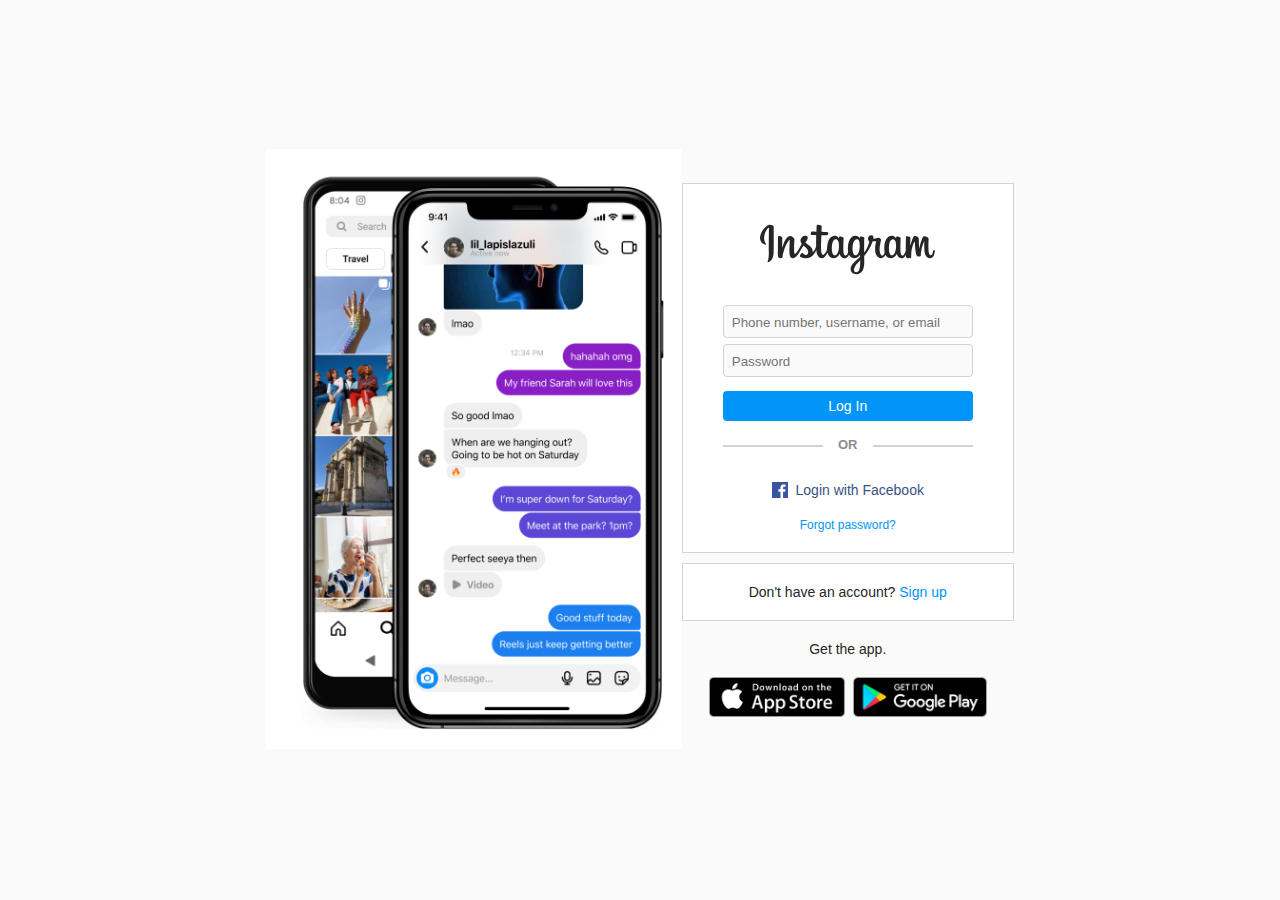
<file: index.html>
<!DOCTYPE html>
<html lang="pt-br">
<head>
  <meta charset="UTF-8">
  <meta name="viewport" content="width=device-width, initial-scale=1.0">
  <link rel="stylesheet" href="assets/css/main.css">
  <title>Instagram</title>
  <link rel="shortcut icon" href="mainPage/assets/logo.png" type="image/x-icon">
  <script src="index.js"></script>
</head>
<body>
  <main class="l-main">
      <div class="l-main__img">
        <img src="assets/img/mainPhoto.png" alt="Smartphones" class = "mainPhoto">
      </div>
      <div class="l-user">
        <div class="c-panel group">
          <img class="c-panel__img" src="assets/img/instagram.svg" alt="Instagram">
          <div class="c-panel__form">
            <input type="text" class="c-panel__input" placeholder="Phone number, username, or email" id="username">
            <input type="password" class="c-panel__input" placeholder="Password" id="password">
            <a href="#" class="c-btn" onclick = "login()">Log In</a>
            <span class="c-panel__span">OR</span>
          </div>
          <a href="#" class="c-panel__facebook">Login with Facebook</a>
          <a href="#" class="c-panel__forgot">Forgot password?</a>
        </div>
        <div class="c-signup group">
          <p>Don't have an account? <span>Sign up</span></p>
        </div>
        <div class="c-app">
          <p>Get the app.</p>
          <div class="c-app__download">
            <img src="assets/img/apple.png" alt="Apple Store">
            <img src="assets/img/google.png" alt="Google Play">
          </div>
        </div>
      </div>
  </main>
</body>
</html>
</file>
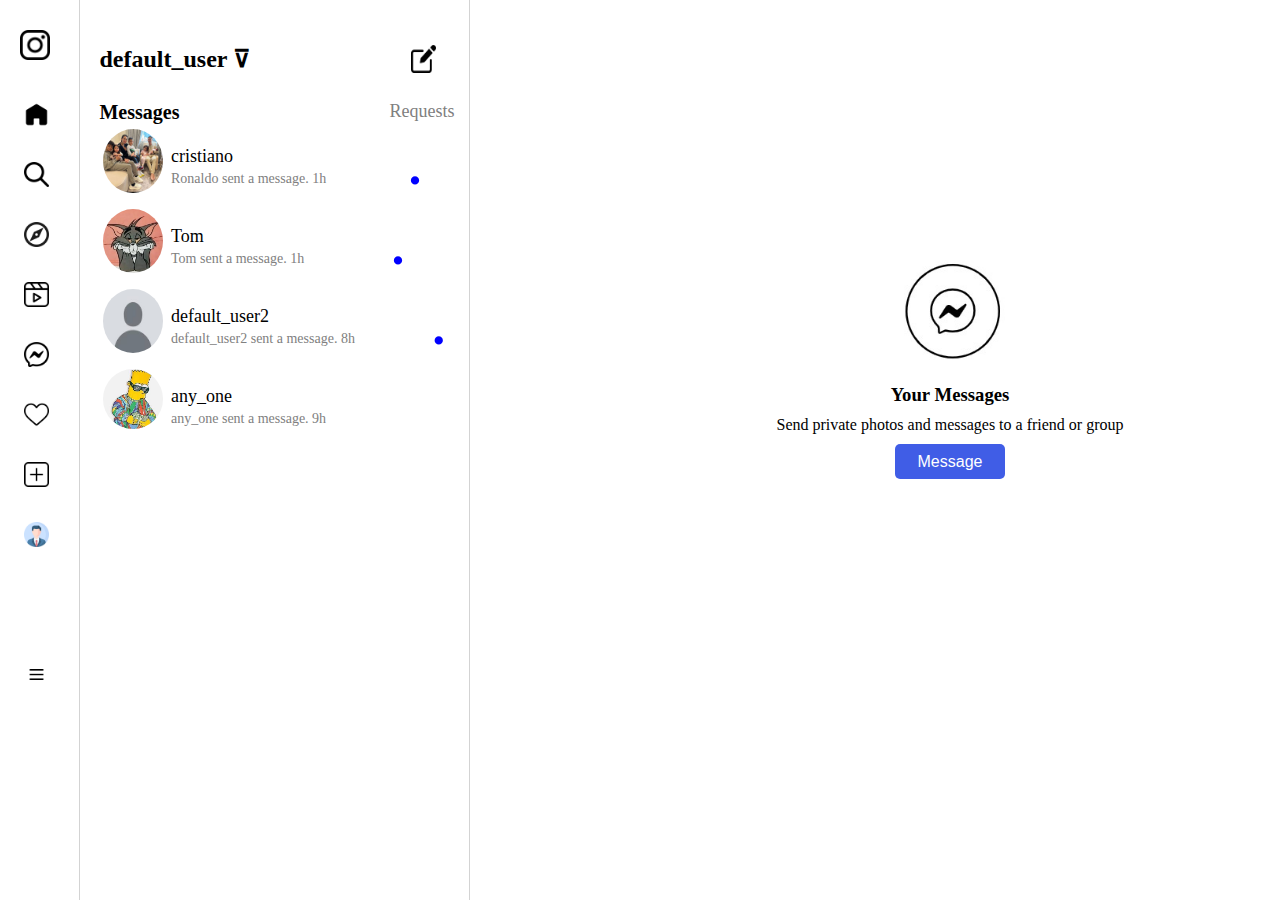
<file: mainPage/Inbox.html>
<!DOCTYPE html>
<html lang="en">

<head>
    <meta charset="UTF-8">
    <meta name="viewport" content="width=device-width, initial-scale=1.0">
    <title>Inbox | Instagram</title>
    <link rel="stylesheet" href="Inbox.css">
    <link rel="shortcut icon" href="assets\logo.png" type="image/x-icon">
</head>

<body>
    <div class="container">
        <div class="left-panel">
            <div class="header">
                <div class="side-nav">
                    <a href="Index.html" class="logo">
                        <img src="assets/Instagram.png" alt="instagram" class="logo-img">
                        <img src="assets/insta-logo.png" class="logo-icon" alt="logo">
                    </a>
                    <ul class="nav-links">
                        <li><a href="Index.html"><img src="assets/homepage.png" class="nav-img" alt="home">

                            </a></li>
                        <li onclick="openSearchBox()"><a href="#"><img src="assets/search.png" class="nav-img"
                                    alt="search">

                            </a></li>
                        <li><a href="Explore.html"><img src="assets/explore.png" class="nav-img" alt="explore">

                            </a></li>
                        <li><a href="#"><img src="assets/video.png" class="nav-img" alt="reels">

                            </a></li>
                        <li><a href="Inbox.html"> <img src="assets/messenger.png" class="nav-img" alt="message">

                            </a></li>
                        <li><a href="#"> <img src="assets/notification.png" class="nav-img" alt="notification">

                            </a></li>
                        <li><a href="#"><img src="assets/create.png" class="nav-img" alt="create">

                            </a></li>
                        <li><a href="Profile.html"><img src="assets/profile.png" class="nav-img" alt="profile">

                            </a></li>

                        <li class="more-option" onclick="toggleDropUpOptions()">
                            <a href="#"><img src="assets/menu.png" class="nav-img" alt="more">

                            </a>
                            <ul class="drop-up-options" id="dropUpOptions">
                                <li><a href="#"><img src="assets/Setting.png" alt="Setting" class="nav-img">
                                        Settings</a></li>
                                <li><a href="#"><img src="assets/activity.png" alt="act" class="nav-img"> Your
                                        Activities</a></li>
                                <li><a href="#"><img src="assets/mark.png" alt="mark" class="nav-img"> Saved</a></li>
                                <li><a href="#"><img src="assets/night-mode.png" alt="night" class="nav-img"> Switch
                                        Apperacence</a></li>
                                <li><a href="#"> ,<img src="assets/warning.png" alt="warning" class="nav-img">Report a
                                        problem</a></li>
                                <hr>
                                <li><a href="#">Switch Account</a></li>
                                <hr>
                                <li><a href="#">Logout</a></li>
                            </ul>
                        </li>
                        <div class="active"></div>
                    </ul>
                </div>
            </div>
            <div class="search" id="find">
                <h1>Search</h1>
                <div class="box">
                    <input type="text" placeholder="search" class="search-input">
                </div>
                <p>Recent</p>
                <div class="output">
                    <p>No Recent</p>
                </div>
            </div>
        </div>
        <div class="right-panel">
            <div class="main">
                <div class="smnav">
                    <a href="Index.html" style="text-decoration: none;"><img src="assets/insta-logo.png"
                            class="smlogo-icon" alt="logo"></a>
                    <input type="text" class="search-input" placeholder="Search">
                    <img src="assets/notification.png" class="smnav-img" alt="notification">
                </div>
                <div class="all-chat">
                    <div class="myaccount">
                        <h2>default_user   ⊽</h2>
                        <img src="assets/edit.png" class="nav-img" alt="edit">
                    </div>
                    <div class="heading">
                        <p class="m">Messages</p>
                        <p class="r">Requests</p>
                    </div>
                    <div class="scrollable">
                        <div class="persons">
                            <img src="assets/cristiano.jpeg" class="myprofile-img" alt="profileimg">
                            <p style=" margin-top: 25px; font-size: large; cursor: pointer;">
                                 cristiano<br><span
                                    style="color:gray; font-size: 14px; margin-top: 5px;">Ronaldo sent a
                                    message. 1h</span></p>
                            <span style="color: blue; margin-left: 80px;  font-size: 70px;">.</span>
                        </div>
                        <div class="persons">
                            <img src="assets/p5.jfif" class="myprofile-img" alt="profileimg">
                            <p style=" margin-top: 25px; font-size: large; cursor: pointer;">
                                Tom<br><span
                                    style="color:gray; font-size: 14px; margin-top: 5px;">Tom sent a
                                    message. 1h</span></p>
                            <span style="color: blue; margin-left: 85px;  font-size: 70px;">.</span>
                        </div>
                        <div class="persons">
                            <img src="assets/default.jpeg" class="myprofile-img" alt="profileimg">
                            <p style=" margin-top: 25px; font-size: large; cursor: pointer;">
                                 default_user2<br><span
                                    style="color:gray; font-size: 14px; margin-top: 5px;">default_user2 sent a
                                    message. 8h</span></p>
                            <span style="color: blue; margin-left: 75px;  font-size: 70px;">.</span>
                        </div>
                        
                        <div class="persons">
                            <img src="assets/p2.jfif" class="myprofile-img" alt="profileimg">
                            <p style=" margin-top: 25px; font-size: large; cursor: pointer;">
                                 any_one<br><span
                                    style="color:gray; font-size: 14px; margin-top: 5px;">any_one sent a
                                    message. 9h</span></p>

                        </div>
                        
                    

                    </div>
                </div>
                <div class="fixed">
                    <a href="Index.html" style="text-decoration: none;"> <img src="assets/homepage.png"
                            class="bottombar-img" alt="home"></a>
                    <a href="Explore.html" style="text-decoration: none;"> <img src="assets/explore.png"
                            class="bottombar-img" alt="home"></a>
                    <a href="Index.html" style="text-decoration: none;"> <img src="assets/video.png"
                            class="bottombar-img" alt="home"></a>
                    <a href="Index.html" style="text-decoration: none;"> <img src="assets/create.png"
                            class="bottombar-img" alt="home"></a>
                    <a href="Inbox.html" style="text-decoration: none;"> <img src="assets/messenger.png"
                            class="bottombar-img" alt="home"></a>
                    <a href="Profile.html" style="text-decoration: none;"> <img src="assets/profile.png"
                            class="bottombar-imga" alt="home"></a>
                </div>
                <div class="chatbox">
                    <div class="msgnow">
                        <img src="assets/messenger.jpg" alt="messenger">
                        <h3>Your Messages</h3>
                        <p>Send private photos and messages to a friend or group</p>
                        <button>Message</button>
                    </div>
                    
                </div>
            </div>

        </div>
    </div>





    <script>
        var dropUpVisible = false;

        function toggleDropUpOptions() {
            var dropUpOptions = document.getElementById("dropUpOptions");
            dropUpVisible = !dropUpVisible; // Toggle the drop-up visibility state
            if (dropUpVisible) {
                dropUpOptions.classList.add("show-drop-up");
            } else {
                dropUpOptions.classList.remove("show-drop-up");
            }
        }
        var Searchbox = false;
        function openSearchBox() {
            var upsearchbox = document.getElementById("find");
            Searchbox = !Searchbox;
            if (Searchbox) {
                upsearchbox.classList.add("show-search");

            }
            else {
                upsearchbox.classList.remove("show-search");

            }
        }

    </script>

</body>

</html>
</file>
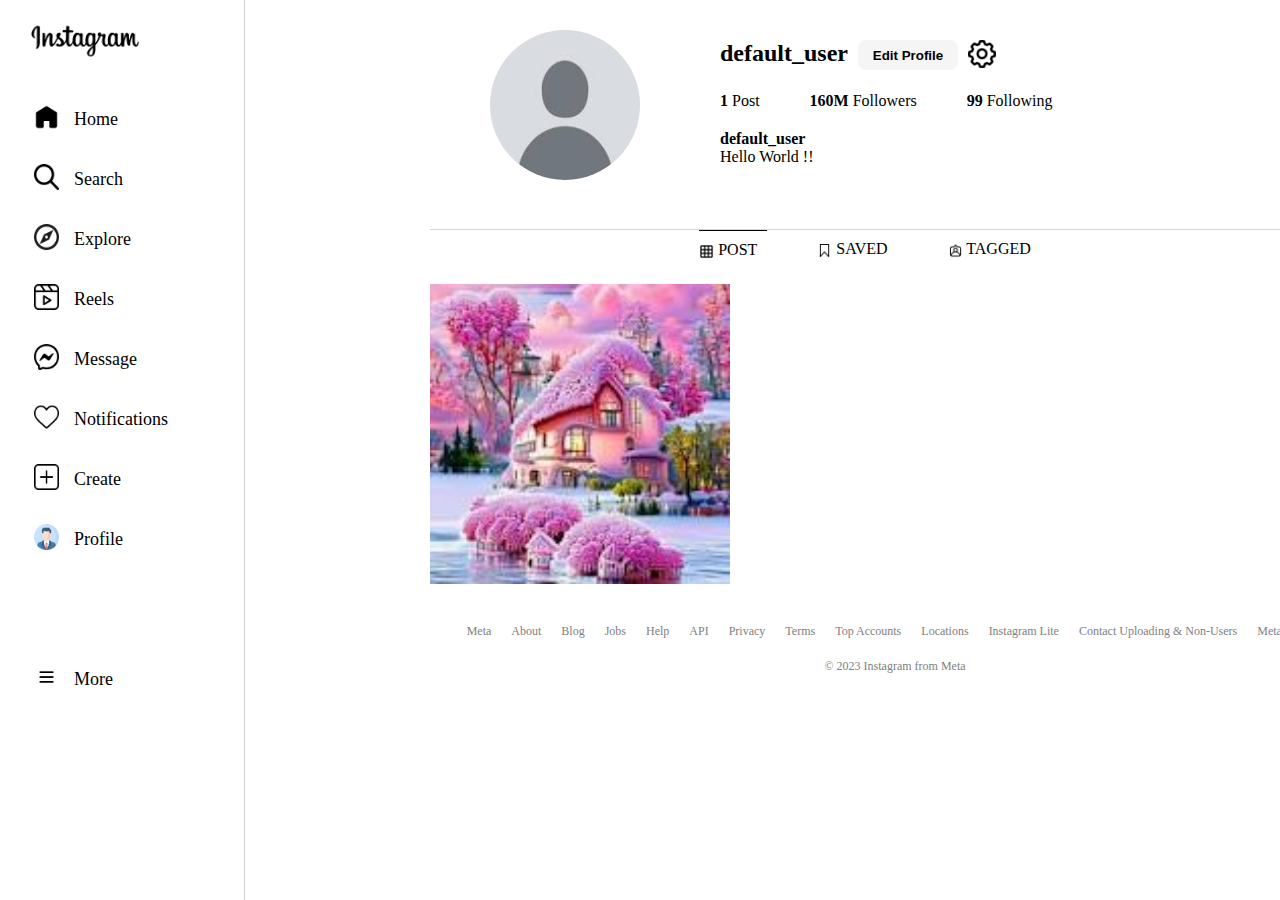
<file: mainPage/Profile.html>
<!DOCTYPE html>
<html lang="en">

<head>
    <meta charset="UTF-8">
    <meta http-equiv="X-UA-Compatible" content="IE=edge">
    <meta name="viewport" content="width=device-width, initial-scale=1.0">
    <title>Profile | Instagram</title>
    <link rel="stylesheet" href="Profile.css">
    <link rel="shortcut icon" href="assets\logo.png" type="image/x-icon">
  
</head>

<body>
    <div class="container">
        <div class="left-panel">
            <div class="header">
                <div class="side-nav">
                    <a href="#" class="logo">
                        <img src="assets/Instagram.png" alt="instagram" class="logo-img">
                        <img src="assets/insta-logo.png" class="logo-icon" alt="logo">
                    </a>
                    <ul class="nav-links">
                        <li ><a href="Index.html"><img src="assets/homepage.png" class="nav-img"
                                    alt="home">
                                <p>Home</p>
                            </a></li>
                        <li onclick="openSearchBox()"><a href="#"><img src="assets/search.png" class="nav-img" alt="search">
                                <p>Search</p>
                            </a></li>
                        <li><a href="Explore.html"><img src="assets/explore.png" class="nav-img" alt="explore">
                                <p>Explore</p>
                            </a></li>
                        <li><a href="#"><img src="assets/video.png" class="nav-img" alt="reels">
                                <p> Reels</p>
                            </a></li>
                        <li><a href="Inbox.html"> <img src="assets/messenger.png" class="nav-img" alt="message">
                                <p>Message</p>
                            </a></li>
                        <li><a href="#"> <img src="assets/notification.png" class="nav-img" alt="notification">
                                <p>Notifications</p>
                            </a></li>
                        <li><a href="#"><img src="assets/create.png" class="nav-img" alt="create">
                                <p>Create</p>
                            </a></li>
                        <li><a href="Profile.html"><img src="assets/profile.png" class="nav-img" alt="profile">
                                <p>Profile</p>
                            </a></li>

                        <li class="more-option" onclick="toggleDropUpOptions()">
                            <a href="#"><img src="assets/menu.png" class="nav-img" alt="more">
                                <p>More</p>
                            </a>
                            <ul class="drop-up-options" id="dropUpOptions">
                                <li><a href="#"><img src="assets/Setting.png" alt="Setting" class="nav-img">
                                        Settings</a></li>
                                <li><a href="#"><img src="assets/activity.png" alt="act" class="nav-img"> Your
                                        Activities</a></li>
                                <li><a href="#"><img src="assets/mark.png" alt="mark" class="nav-img"> Saved</a></li>
                                <li><a href="#"><img src="assets/night-mode.png" alt="night" class="nav-img"> Switch
                                        Apperacence</a></li>
                                <li><a href="#"> ,<img src="assets/warning.png" alt="warning" class="nav-img">Report a
                                        problem</a></li>
                                <hr>
                                <li><a href="#">Switch Account</a></li>
                                <hr>
                                <li><a href="#">Logout</a></li>
                            </ul>
                        </li>
                        <div class="active"></div>

                    </ul>

                </div>
            </div>
            <div class="search" id="find">
                <h1>Search</h1>
                <div class="box">
                    <input type="text" placeholder="search" class="search-input">
                </div>
                <p>Recent</p>
                <div class="output">
                    <p>No Recent</p>
                </div>
            </div>
        </div>
        <div class="right-panel">
            <div class="main">
                <div class="myprofile">
                    <img src="assets/default.jpeg" class="profile-img" alt="profile" style="border-radius: 150px;">
                    <div class="all">
                        <div class="idnamesection">
                            <h2>default_user</h2><button class="editbtn">Edit Profile</button><img
                                src="assets/Setting.png" alt="settings" class="settingsicon">
                            
                        </div>
                        <div class="followsection">
                            <ul>
                                <li><b>1</b> Post</li>
                                <li><b>160M</b> Followers</li>
                                <li><b>99</b> Following</li>
                            </ul>
                        </div>
                        <div class="nameandbio">
                            <h4>default_user</h4>
                            <p>Hello World !!</p>
                        </div>
                    </div>

                </div>
                <div class="postnav">
                    <ul>
                        <li><p> <img src="assets/feed.png" class="postnav_img" alt="post"> POST</p></li>
                        <li><p> <img src="assets/mark.png" class="postnav_img" alt="post"> SAVED</p></li>
                        <li><p> <img src="assets/tag.png" class="postnav_img" alt="post"> TAGGED</p></li>
                    </ul>
                </div>
                <div class="posts">
                    <div class="grid-container">
                        <div class="grid-item">
                            <div class="img_container">
                                <img src="assets/upload.jpeg" class="mypost_img" alt="post">
                                <div class="after">
                                      <div class="likes">
                                        <p> <img src="assets/chat1.png" class="like-img" alt="chat"> <span class="liketext"><b>3</b></span></p>
                                        <p> <img src="assets/heart1.png" class="like-img" alt="like"> <span class="liketext"><b>10</b></span></p>
                                    
                                      </div>
                                </div>
                            </div>
                           
                        </div>
                        <div class="grid-item"></div> 
                        <div class="grid-item"></div> 
                      </div>
                </div>
                <div class="footer">
                    <ul>
                        <li> Meta</li>
                        <li> About</li>
                        <li> Blog</li>
                        <li> Jobs</li>
                        <li> Help</li>
                        <li> API</li>
                        <li> Privacy</li>
                        <li> Terms</li>
                        <li> Top Accounts</li>
                        <li> Locations</li>
                        <li> Instagram Lite</li>
                        <li> Contact Uploading & Non-Users</li>
                        <li>  Meta Verified</li>
                    </ul>
                    <p>© 2023 Instagram from Meta</p>
                </div>
            </div>
        </div>
    </div>
    <script>
        var dropUpVisible = false;

        function toggleDropUpOptions() {
            var dropUpOptions = document.getElementById("dropUpOptions");
            dropUpVisible = !dropUpVisible; // Toggle the drop-up visibility state
            if (dropUpVisible) {
                dropUpOptions.classList.add("show-drop-up");
            } else {
                dropUpOptions.classList.remove("show-drop-up");
            }
        }
        var Searchbox = false;
        function openSearchBox() {
            var upsearchbox = document.getElementById("find");
            Searchbox = !Searchbox;
            if (Searchbox) {
                upsearchbox.classList.add("show-search");

            }
            else {
                upsearchbox.classList.remove("show-search");

            }
        }

    </script>
</body>

</html>
</file>
<file: assets/css/main.css>
*{padding:0;margin:0;box-sizing:border-box;font-family:sans-serif}a{text-decoration:none}img{max-width:100%;height:auto}html{font-size:14px}body{background-color:#fafafa;color:#262626}.l-main{width:100vw;height:100vh;display:flex;justify-content:center;align-items:center;overflow:hidden}@media (max-width: 449px){.l-main{display:block}}@media (max-width: 874px){.l-main .l-main__img{display:none}}.l-user{display:flex;flex-direction:column}.group{background:#fff;border:1px solid lightgrey}@media (max-width: 449px){.group{background:inherit;border:none}}.c-panel{display:flex;flex-direction:column;align-items:center;justify-content:center;padding:40px 40px 0}.c-panel .c-panel__img{height:51px;width:175px;margin-bottom:30px}.c-panel .c-panel__form{display:flex;flex-direction:column;text-align:center;width:250px}.c-panel .c-panel__form .c-btn{margin-top:14px}.c-panel .c-panel__form .c-panel__input{color:#262626;background:#fafafa;border:1px solid lightgray;padding:9px 0 7px 8px;border-radius:4px;outline:none}.c-panel .c-panel__form .c-panel__input:nth-child(1){margin-bottom:6px}.c-panel .c-panel__form .c-panel__span{font-size:13px;font-weight:600;color:#8e8e8e;margin:16px 0 30px 0;position:relative}.c-panel .c-panel__form .c-panel__span::after{content:'';position:absolute;display:inline-block;vertical-align:middle;background:lightgray;width:40%;height:1.5px;top:8px;right:0}.c-panel .c-panel__form .c-panel__span::before{content:'';position:absolute;display:inline-block;vertical-align:middle;background:lightgray;width:40%;height:1.5px;top:8px;left:0px}.c-panel .c-panel__facebook{color:#385185;display:flex}.c-panel .c-panel__facebook::before{content:'';display:inline-block;width:16px;height:16px;background:url(../img/facebook.svg);margin-right:8px}.c-panel .c-panel__forgot{margin:20px 0 20px;font-size:12px;color:#0095f6}.c-btn{color:#fff;font-weight:500;background:#0095f6;border-radius:4px;font-size:14px;line-height:18px;padding:6px 0}.c-app p{text-align:center;margin:20px 0}.c-app .c-app__download{display:flex;justify-content:center;cursor:pointer}.c-app .c-app__download img{max-width:140px;max-height:40px}.c-app .c-app__download img:nth-child(2){margin-left:8px}.c-signup{display:flex;justify-content:center;align-items:center;padding:20px;margin-top:10px}.c-signup span{color:#0095f6;cursor:pointer}

.mainPhoto {
    height: 600px;
}
</file>
<file: mainPage/Inbox.css>
* {
    margin: 0;
    padding: 0;
    box-sizing: border-box;
}

.container {
    display: flex;
    flex-wrap: wrap;
    height: 100vh;
}

.left-panel {
    width: 100%;
    max-width: 80px;
}

.right-panel {
    width: 100%;
    max-width: calc(100% - 80px);
}

.side-nav {
    width: 80px;
    height: 100%;
    background: white;
    position: fixed;
    top: 0;
    left: 0;
    padding: 10px 10px;
    border-right: 1px solid lightgray;
}

.logo-icon {
    width: 30px;
    margin-left: 10px;
    margin-bottom: 20px;
    margin-top: 20px;
}

.nav-links {
    list-style: none;
    position: relative;

}

.nav-links li {
    padding: 3px 0;
    font-size: large;
    width: 100%;
    height: 60px;
    transition: background-color 0.5s ease;
}

.nav-links li a {
    color: black;
    text-decoration: none;
    padding: 15px 14px;
    display: flex;
}

.nav-img {
    width: 25px;
    margin-right: 15px;
}


.nav-links li:hover {
    background-color: #f0f0f0;
    border-radius: 10px;
}

.nav-links li:hover a {
    color: black;
    transition: 0.3s;
}


.nav-links li:nth-child(8) {
    margin-bottom: 80px;
}

.logo-img {
    display: none;
}

.more-section {
    margin-top: 10px;

}

.more-section .drop-up-options {
    position: absolute;
    bottom: 30px;
    left: 50%;
    transform: translateX(-50%);
    background-color: #fff;
    border-radius: 5px;
    box-shadow: 0 0 5px rgba(0, 0, 0, 0.2);
    padding: 5px;
    display: none;
}

.drop-up-options {
    position: absolute;
    bottom: 65px;
    left: 210%;
    width: 400%;
    transform: translateX(-50%);
    background-color: #fff;
    border-radius: 10px;
    box-shadow: 0 0 5px rgba(0, 0, 0, 0.2);
    padding: 5px;
    display: none;
}

.drop-up-options li {
    list-style: none;
    padding: 5px 10px;
    margin: 0;
    font-size: 16px;
}

.drop-up-options hr {
    margin: 0;
    border: none;
    border-top: 2px solid #ccc;
}

.drop-up-options li a {
    color: #333;
    text-decoration: none;
}

.drop-up-options li a:hover {
    background-color: #f5f5f5;
}

.show-drop-up {
    display: block;
}

.search {
    position: relative;
    left: 0;
    width: 400px;
    height: 100vh;
    background-color: white;
    font-size: 20px;
    border-left: 1px solid lightgrey;
    border-bottom-right-radius: 20px;
    border-top-right-radius: 20px;
    box-shadow: 5px 0 20px 0 rgba(0, 0, 0, 0.2);
    visibility: hidden;
    transition: left 0.3s ease;
    z-index: 1;
}

.search h1 {
    position: relative;
    left: 40px;
    top: 20px;
    font-size: 30px;

}

.box {
    position: relative;
    left: 20px;
    top: 50px;
    width: 90%;
    height: 45px;
}

.box .search-input {
    width: 100%;
    height: 100%;
    outline: none;
    border: none;
    background-color: rgb(241, 240, 240);
    border-radius: 5px;
    padding-left: 20px;
    font-size: 20px;
}

.output {
    position: relative;
    top: 40%;
    left: 30%;
    font-size: 16px;
}

.search p {
    position: relative;
    left: 35px;
    top: 80px;
}

.show-search {
    visibility: visible;
    left: 80px;
}

.main {
    width: 100%;
    height: 100vh;
    display: flex;

}

.all-chat {
    width: 100%;
    max-width: 390px;
    border-right: 1px solid lightgray;
    height: 100vh;
    margin-bottom: 50px;
}

.chatbox {
    width: 100%;
    max-width: calc(100% - 390px);
}

.myaccount {
    display: flex;
    position: relative;
    flex-direction: row;
    width: 100%;
    height: auto;
    top: 5%;
    left: 5%;
    cursor: pointer;
}

.myaccount h2 {
    margin-right: 160px;

}

.heading {
    display: flex;
    margin-top: 10px;
    margin-bottom: 60px;
    position: relative;
    top: 7%;
    left: 5%;
}

.heading .m {
    font-weight: bold;
    font-size: 20px;
    margin-right: 210px;
}

.heading .r {
    font-size: 18px;
    color: gray;
    cursor: pointer;    
}

.persons {
    display: flex;
    margin-left: 15px;

}

.myprofile-img {
    width: 60px;
    margin: 8px;
    border-radius: 50%;
}

.scrollable {
    max-height: 100vh;
    overflow-y: auto;
    position: relative;
}

.msgnow {
    position: relative;
    max-width: 400px;
    left: 280px;
    top: 250px;
    text-align: center;

}

.msgnow img {
    width: 150px;
    padding: 10px;
    margin-bottom: 10px;
}

.msgnow h3 {
    margin-bottom: 10px;
}

.msgnow button {
    width: 110px;
    height: 35px;
    background-color: #405DE6;
    border-radius: 5px;
    padding: 5px;
    border: none;
    color: white;
    font-size: medium;
    margin: 10px;
    cursor: pointer;

}
.fixed{
    display: none;
}
.smnav{
    display: none;
}

@media only screen and (max-width:600px) {
    .side-nav {
        display: none;
    }

    .left-panel {
        width: 0;
        max-width: 0;
    }

    .smnav {
        margin-left: 52px;
        display: flex;
        width: 390px;
        height: 60px;
        position: fixed;
        background-color: white;
        border-bottom: 1px solid lightgray;
        border-radius: 6px;
        z-index: 1;

    }
    .smlogo-icon {
        width: 30px;
        height: 30px;
        margin: 15px;
        cursor: pointer;
    }
    .search-input {
        width: 250px;
        height: 40px;
        margin: auto;
        outline: none;
        border: none;
        border-radius: 8px;
        background-color: whitesmoke;
    }

    .smnav-img {
        width: 20px;
        height: 20px;
        margin: auto;
        cursor: pointer;
    }

    .chatbox {
        display: none;
    }

    .msgnow {
        max-width: 0;
        left: 0;
        top: 0;
    }

    .all-chat {
        width: 100%;
        position: absolute;
        margin-left: 50px;
        border-left: 1px solid lightgray;
        border-top: 1px solid lightgray;
        border-radius: 5px;
        margin-top: 70px;
    }
    .fixed {
        position: fixed;
        bottom: 10px;
        width: 390px;
        background-color: white;
        padding: 10px;
        display: block;
        height: 60px;
        display: flex;
        border-top: 1px solid lightgray;
        border-radius: 6px;
        box-shadow: 0px 0px 10px gray;
        margin-left: 50px;
    }

    .bottombar-img {
        width: 25px;
        height: 25px;
        margin-top: 10px;
        margin-bottom: 10px;
        margin-right: 30px;
        margin-left: 10px;
        cursor: pointer;
    }

    .bottombar-imga {
        width: 25px;
        height: 25px;
        margin-top: 10px;
        margin-bottom: 10px;
        margin-right: 10px;
        cursor: pointer;
    }
}
</file>
<file: mainPage/Profile.css>
* {
    margin: 0;
    padding: 0;
    box-sizing: border-box;
}

.container {
    display: flex;
    height: 100vh;
    flex-wrap: wrap;
}

.left-panel {
    width: 100%;
    max-width: 300px;
}

.right-panel {
    width: 100%;
    max-width: calc(100% - 300px);
}


.side-nav {
    width: 245px;
    height: 100%;
    background: white;
    position: fixed;
    top: 0;
    left: 0;
    padding: 10px 20px;
    border-right: 1px solid lightgray;
}

.logo {
    display: block;
    margin-bottom: 10px;

}

.logo-img {
    width: 110px;
    margin-left: 10px;
}

.logo-icon {
    width: 30px;
    margin-left: 10px;
    margin-bottom: 40px;
}

.nav-links {
    list-style: none;
    position: relative;

}

.nav-links li {
    padding: 3px 0;
    font-size: large;
    width: 100%;
    height: 60px;
    transition: background-color 0.5s ease;
}

.nav-links li a {
    color: black;
    text-decoration: none;
    padding: 15px 14px;
    display: flex;
}

.nav-links li p {
    margin-top: 5px;
}

.nav-img {
    width: 25px;
    margin-right: 15px;
}


.nav-links li:hover {
    background-color: #f0f0f0;
    border-radius: 10px;
}

.nav-links li:hover a {
    color: black;
    transition: 0.3s;
}


.nav-links li:nth-child(8) {
    margin-bottom: 80px;
}

.logo-icon {
    display: none;
}

.more-section {
    margin-top: 10px;

}

.more-section .drop-up-options {
    position: absolute;
    bottom: 30px;
    left: 50%;
    transform: translateX(-50%);
    background-color: #fff;
    border-radius: 5px;
    box-shadow: 0 0 5px rgba(0, 0, 0, 0.2);
    padding: 5px;
    display: none;
}

.drop-up-options {
    position: absolute;
    bottom: 65px;
    left: 60%;
    width: 120%;
    transform: translateX(-50%);
    background-color: #fff;
    border-radius: 10px;
    box-shadow: 0 0 5px rgba(0, 0, 0, 0.2);
    padding: 5px;
    display: none;
}

.drop-up-options li {
    list-style: none;
    padding: 5px 10px;
    margin: 0;
    font-size: 16px;
}

.drop-up-options hr {
    margin: 0;
    border: none;
    border-top: 2px solid #ccc;
}

.drop-up-options li a {
    color: #333;
    text-decoration: none;
}

.drop-up-options li a:hover {
    background-color: #f5f5f5;
}

.show-drop-up {
    display: block;
}

.search {
    position: relative;
    left: 0;
    width: 400px;
    height: 100vh;
    background-color: white;
    font-size: 20px;
    border-left: 1px solid lightgrey;
    border-bottom-right-radius: 20px;
    border-top-right-radius: 20px;
    box-shadow: 5px 0 20px 0 rgba(0, 0, 0, 0.2);
    visibility: hidden;
    transition: left 0.3s ease;
}

.search h1 {
    position: relative;
    left: 40px; 
    top: 20px;
    font-size: 30px;

}

.box {
    position: relative;
    left: 20px;
    top: 50px;
    width: 90%;
    height: 45px;
}

.box .search-input {
    width: 100%;
    height: 100%;
    outline: none;
    border: none;
    background-color: rgb(241, 240, 240);
    border-radius: 5px;
    padding-left: 20px;
    font-size: 20px;
}
.output{
    position: relative;
    top: 40%;
    left: 30%;
    font-size: 16px;
}
.search p{
    position: relative;
    left: 35px;
    top: 80px;
}

.show-search{
    visibility: visible;
    left: 70px;
    z-index: 1;
}


.main {
    width: 930px;
    height: 700px;
    margin-left: 130px;
    margin-top: 10px;
}

.myprofile {
    width: 930px;
    height: 220px;
    border-bottom: 1px solid lightgray;
    display: flex;
}

.profile-img {
    width: 150px;
    height: 150px;
    margin-top: 20px;
    margin-left: 60px;
}

.all {
    margin-left: 80px;
}

.idnamesection {
    display: flex;
    margin-top: 30px;
    width: 450px;
    height: 32px;

}

.settingsicon {
    width: 28px;
    height: 28px;

}

.editbtn {
    width: 100px;
    height: 30px;
    margin: 0 10px;
    border: none;
    background-color: whitesmoke;
    border-radius: 8px;
    color: black;
    font-weight: bold;
}

.editbtn:hover {
    background-color: lightgray;
    cursor: pointer;
}

.followsection {
    margin-top: 10px;

}

.followsection ul {
    display: flex;
}

.followsection ul li {
    list-style: none;
    padding: 10px;
    margin-right: 40px;
    padding-left: 0;
}

.nameandbio {
    margin-top: 10px;
}

.postnav {
    width: 930;
    height: auto;
}

.postnav ul {
    display: flex;
    text-align: center;
    justify-content: center;
    margin-right: 0px;
}

.postnav ul li {
    list-style: none;
    padding: 10px;
    padding-left: 0;
    margin-right: 50px;
}

.postnav_img {
    width: 15px;
    vertical-align:middle;
}

.postnav ul li:nth-child(1) {
    border-top: 1px solid black;
}

.postnav ul li:hover {
    border-top: 1px solid black;
    cursor: pointer;
}

.posts {
    margin-top: 15px;
    width: 930px;
    height: 300px;
}

.grid-container {
    display: grid;
    grid-template-columns: 1fr 1fr 1fr;
   
}

.grid-item {
 margin: 0;
}

.mypost_img{
    width: 300px;
    height: 300px;
}

.footer{
    margin-top: 30px;
    font-size: 12px;
}
.footer ul{
    display: flex;
    text-align: center;
    justify-content: center;
    color: gray;
}

.footer ul li{
    list-style: none;
    padding: 10px;
}

.footer ul li:hover{
    border-bottom: 1px solid lightgray;
    cursor: pointer;
}
.footer p{
    justify-content: center;
    text-align: center;
    margin-top: 10px;
    color:gray;
}

.img_container{
    position: relative;
    width: 300px;
    height: 300px;
}
.img_container .after {
    position: absolute;
    top: 0;
    left: 0;
    width: 100%;
    height: 100%;
    display: none;
    color: #FFF;
}
.img_container:hover .after {
    display: block;
    background: rgba(0, 0, 0, .4);
    cursor: pointer;
}
.likes{
    width: 100%;
    height: 100%;
    position: relative;
    display: flex;
    margin: 130px 100px;
    text-align: center;
}
.likes p{
    margin: 8px;
}

.like-img{
    width: 20px;
    vertical-align:middle;
}
.liketext{
    font-size: 16px;
    vertical-align:middle;
}
</file>
